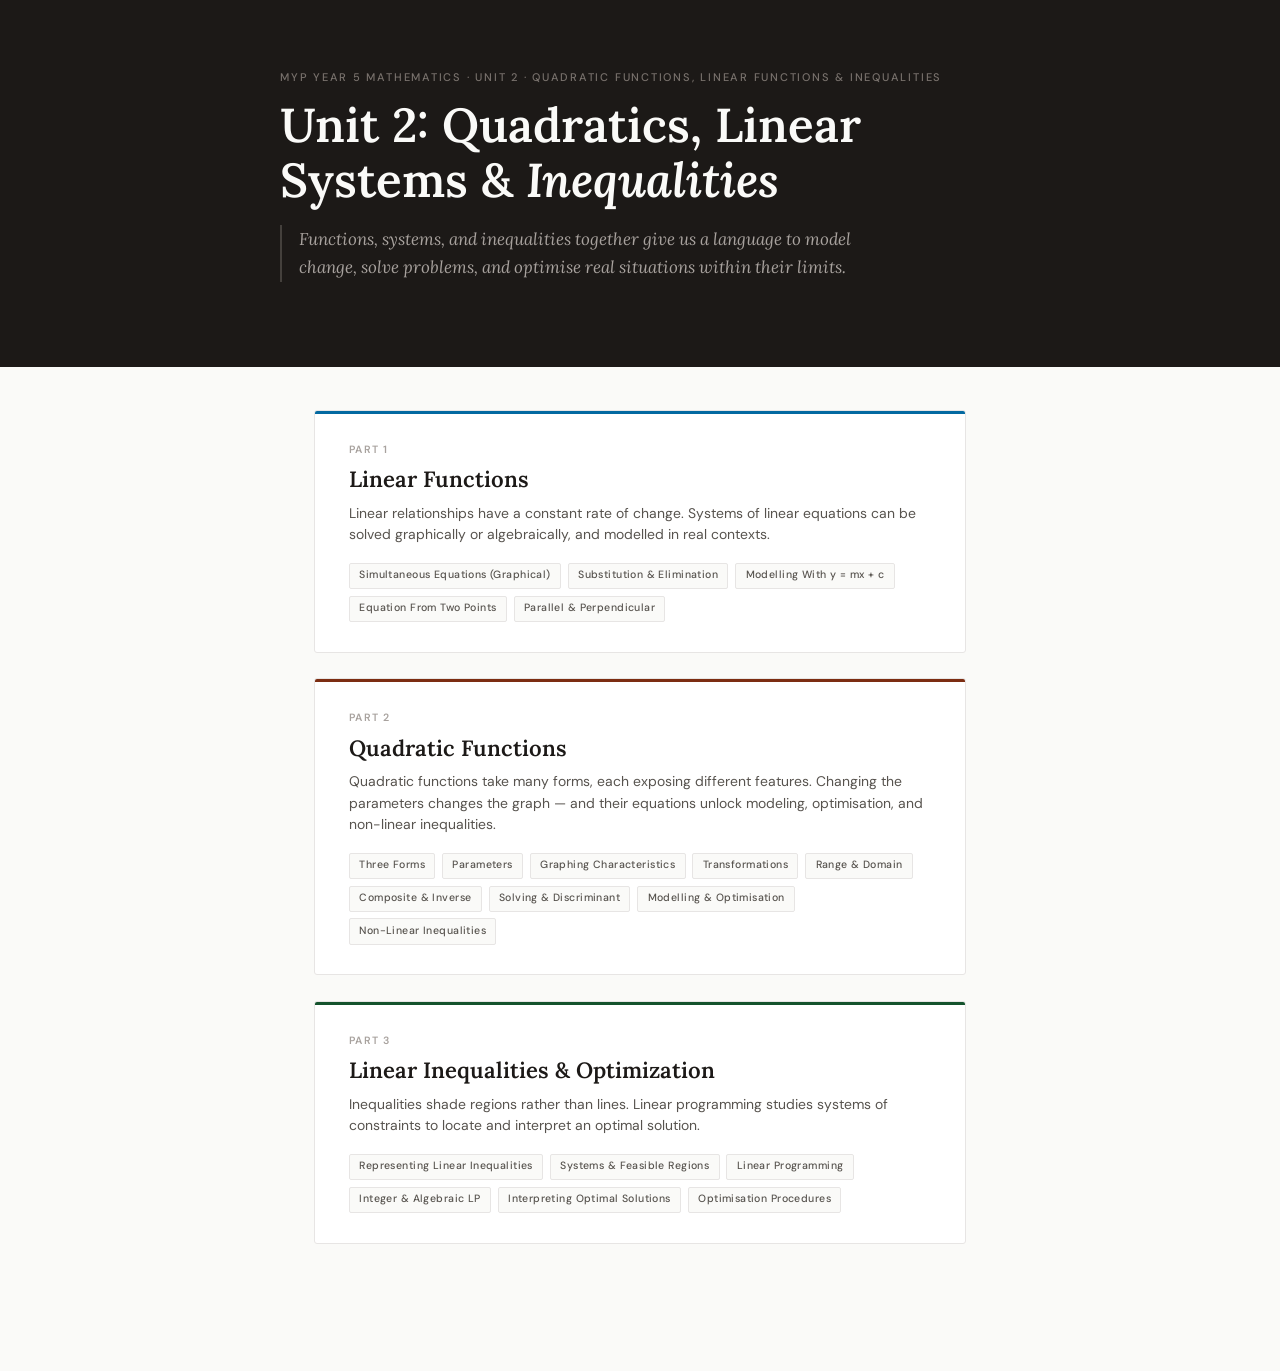
<file: index.html>
<!DOCTYPE html>
<html lang="en">

<head>
  <meta charset="UTF-8">
  <meta name="viewport" content="width=device-width, initial-scale=1.0">
  <title>Quadratic Functions, Linear Functions & Inequalities · MYP Year 5</title>
  <link rel="preconnect" href="https://fonts.googleapis.com">
  <link
    href="https://fonts.googleapis.com/css2?family=Lora:ital,wght@0,400;0,600;1,400&family=DM+Sans:opsz,wght@9..40,400;9..40,500;9..40,600&family=DM+Mono:wght@400;500&display=swap"
    rel="stylesheet">
<style>
/* inlined styles/style.css */
*,
*::before,
*::after {
  box-sizing: border-box;
  margin: 0;
  padding: 0;
}

:root {
  --ink: #1c1917;
  --mid: #57534e;
  --faint: #a8a29e;
  --page: #fafaf8;
  --rule: #e7e5e4;

  --def-stripe: #1e3a5f;
  --def-bg: #eff6ff;
  --def-lc: #1d4ed8;
  --def-tc: #1e3a5f;
  --thm-stripe: #14532d;
  --thm-bg: #f0fdf4;
  --thm-lc: #16a34a;
  --thm-tc: #14532d;
  --ex-stripe: #7c2d12;
  --ex-bg: #fff7ed;
  --ex-lc: #c2410c;
  --ex-tc: #7c2d12;
  --prf-stripe: #44403c;
  --prf-bg: #fafaf8;
  --prf-lc: #78716c;
  --prf-tc: #44403c;
  --note-stripe: #6d28d9;
  --note-bg: #f5f3ff;
  --note-lc: #7c3aed;
}

html { font-size: 17px; }
body {
  font-family: "Lora", Georgia, serif;
  background: var(--page);
  color: var(--ink);
  line-height: 1.8;
  -webkit-font-smoothing: antialiased;
}

.page {
  max-width: 1080px;
  margin: 0 auto;
  padding: 0 2rem 5rem;
}

.text-with-notes {
  display: grid;
  grid-template-columns: 1fr 220px;
  column-gap: 3rem;
  align-items: start;
}
.text-col { min-width: 0; max-width: 68ch; }
.note-col { min-width: 0; padding-top: 0.2rem; }

@media (max-width: 900px) {
  .text-with-notes {
    grid-template-columns: 1fr;
  }
  .note-col { padding-top: 0; }
}

.hero {
  background: #1c1917;
  padding: 3.5rem 2rem 3rem;
}
.hero-inner { max-width: 1080px; margin: 0 auto; }

.hero-eyebrow {
  font-family: "DM Sans", sans-serif;
  font-size: 0.65rem;
  font-weight: 500;
  letter-spacing: 0.16em;
  text-transform: uppercase;
  color: #78716c;
  margin-bottom: 0.6rem;
}
.hero-title {
  font-family: "Lora", serif;
  font-size: clamp(1.8rem, 4vw, 2.8rem);
  font-weight: 600;
  color: #fafaf8;
  line-height: 1.15;
  margin-bottom: 1rem;
}


.hero-soi {
  font-family: "Lora", serif;
  font-style: italic;
  font-size: 1rem;
  color: #a8a29e;
  max-width: 58ch;
  line-height: 1.7;
  border-left: 2px solid #44403c;
  padding-left: 1rem;
  margin-bottom: 1.5rem;
}

.chapter-nav {
  border-bottom: 1px solid var(--rule);
  background: white;
  position: sticky;
  top: 0;
  z-index: 10;
  padding: 0 2rem;
}
.chapter-nav-inner {
  max-width: 1080px;
  margin: 0 auto;
  display: flex;
  gap: 0;
  overflow-x: auto;
  scrollbar-width: none;
  align-items: center;
}
.chapter-nav-inner::-webkit-scrollbar { display: none; }
.nav-item {
  font-family: "DM Sans", sans-serif;
  font-size: 0.72rem;
  font-weight: 500;
  letter-spacing: 0.04em;
  color: var(--faint);
  white-space: nowrap;
  padding: 0.75rem 1rem;
  cursor: pointer;
  border-bottom: 2px solid transparent;
  text-decoration: none;
  transition: color 0.15s, border-color 0.15s;
}
.nav-item:hover { color: var(--ink); }
.nav-item.active {
  color: var(--ink);
  border-bottom-color: var(--ink);
}
.nav-divider {
  width: 1px;
  height: 1.2rem;
  background: var(--rule);
  margin: 0 0.25rem;
  flex-shrink: 0;
}

.section-marker {
  font-family: "DM Sans", sans-serif;
  font-size: 0.62rem;
  font-weight: 600;
  letter-spacing: 0.14em;
  text-transform: uppercase;
  color: var(--faint);
  margin: 3.5rem 0 0.2rem;
  display: flex;
  align-items: center;
  gap: 0.75rem;
}
.section-marker::after {
  content: "";
  flex: 1;
  height: 1px;
  background: var(--rule);
}
.section-title {
  font-family: "Lora", serif;
  font-size: 1.45rem;
  font-weight: 600;
  color: var(--ink);
  line-height: 1.3;
  margin-bottom: 1.25rem;
}

.prose p {
  margin-bottom: 1.1rem;
  font-size: 1rem;
  color: var(--ink);
}
.prose p:last-child { margin-bottom: 0; }
.gap-sm { margin-top: 0.6rem; }

math-box { display: block; margin: 1.75rem 0; }
.mb-wrap {
  display: flex;
  border-radius: 2px;
  overflow: hidden;
}
.mb-stripe { width: 3px; flex-shrink: 0; }
.mb-body-wrap {
  flex: 1;
  padding: 1rem 1.25rem 1.05rem 1.1rem;
}
.mb-label {
  font-family: "DM Sans", sans-serif;
  font-size: 0.58rem;
  font-weight: 600;
  letter-spacing: 0.14em;
  text-transform: uppercase;
  margin-bottom: 0.2rem;
}
.mb-title {
  font-family: "Lora", serif;
  font-weight: 600;
  font-size: 0.975rem;
  margin-bottom: 0.55rem;
  line-height: 1.35;
}
.mb-content {
  font-size: 0.9375rem;
  line-height: 1.75;
  color: var(--ink);
}
.mb-content p { margin: 0.45rem 0; }
.mb-content p:first-child { margin-top: 0; }
.mb-content p:last-child { margin-bottom: 0; }

.proof-btn {
  font-family: "DM Sans", sans-serif;
  font-size: 0.75rem;
  font-weight: 500;
  color: var(--prf-lc);
  background: none;
  border: none;
  cursor: pointer;
  display: inline-flex;
  align-items: center;
  gap: 0.4rem;
  padding: 0;
  margin-top: 0.3rem;
  letter-spacing: 0.02em;
}
.proof-btn:hover { color: var(--ink); }
.proof-btn .chevron {
  display: inline-block;
  transition: transform 0.2s;
  font-size: 0.65rem;
}
.proof-btn.open .chevron { transform: rotate(90deg); }
.proof-reveal {
  display: none;
  margin-top: 0.85rem;
  padding-top: 0.85rem;
  border-top: 1px solid var(--rule);
  font-size: 0.9rem;
  line-height: 1.75;
}
.proof-reveal.open { display: block; }
.proof-reveal p { margin: 0.4rem 0; }
.qed { text-align: right; margin-top: 0.5rem; font-size: 1rem; color: var(--mid); }

side-note { display: block; }
.sn-wrap {
  background: var(--note-bg);
  border-left: 3px solid var(--note-stripe);
  padding: 0.75rem 0.9rem;
  border-radius: 0 2px 2px 0;
  margin-bottom: 1.25rem;
}
.sn-label {
  font-family: "DM Sans", sans-serif;
  font-size: 0.58rem;
  font-weight: 600;
  letter-spacing: 0.12em;
  text-transform: uppercase;
  color: var(--note-lc);
  margin-bottom: 0.35rem;
}
.sn-text {
  font-family: "DM Sans", sans-serif;
  font-size: 0.8rem;
  line-height: 1.7;
  color: #3b0764;
}
.sn-text p { margin: 0.4rem 0; }
.sn-text p:first-child { margin-top: 0; }
.sn-text p:last-child { margin-bottom: 0; }

/* Compact right-hand note column.
   Opt in per page: <main class="page compact-notes"> */
.compact-notes .note-col { padding-top: 0.1rem; }
.compact-notes .sn-wrap { padding: 0.55rem 0.7rem; margin-bottom: 0.7rem; }
.compact-notes .sn-label { font-size: 0.55rem; letter-spacing: 0.1em; margin-bottom: 0.25rem; }
.compact-notes .sn-text { font-size: 0.76rem; line-height: 1.5; }
.compact-notes .sn-text p { margin: 0.3rem 0; }

.data-table {
  width: 100%;
  border-collapse: collapse;
  font-family: "DM Mono", monospace;
  font-size: 0.82rem;
  margin: 0.75rem 0 0.9rem;
}
.data-table th {
  background: var(--ex-stripe);
  color: white;
  padding: 0.45rem 0.75rem;
  text-align: center;
  font-family: "DM Sans", sans-serif;
  font-size: 0.7rem;
  font-weight: 600;
  letter-spacing: 0.06em;
}
.data-table td {
  padding: 0.35rem 0.75rem;
  text-align: center;
  border-bottom: 1px solid #fed7aa;
}
.data-table tr:nth-child(even) td { background: #fff7ed; }

.cmp-table {
  width: 100%;
  border-collapse: collapse;
  font-size: 0.875rem;
  margin: 0.6rem 0;
}
.cmp-table th {
  font-family: "DM Sans", sans-serif;
  font-size: 0.7rem;
  font-weight: 600;
  letter-spacing: 0.05em;
  text-align: left;
  padding: 0.4rem 0.75rem;
  border-bottom: 2px solid var(--thm-stripe);
  color: var(--thm-tc);
}
.cmp-table th:first-child { color: var(--mid); }
.cmp-table td {
  padding: 0.4rem 0.75rem;
  border-bottom: 1px solid #dcfce7;
  vertical-align: top;
}
.cmp-table td:not(:first-child) { text-align: center; }

.steps {
  list-style: decimal;
  padding-left: 1.4rem;
  margin: 0.6rem 0 0.4rem;
}
.steps li {
  margin: 0.4rem 0;
  font-size: 0.9rem;
  line-height: 1.7;
  padding-left: 0.25rem;
}

.ext-badge {
  display: inline-block;
  font-family: "DM Sans", sans-serif;
  font-size: 0.58rem;
  font-weight: 600;
  letter-spacing: 0.1em;
  text-transform: uppercase;
  color: #6d28d9;
  border: 1px solid #c4b5fd;
  border-radius: 2px;
  padding: 0.1rem 0.45rem;
  margin-left: 0.5rem;
  vertical-align: middle;
}
</style>
  <style>
    .index-hero { background: #1c1917; padding: 4rem 2rem 3.5rem; }
    .index-hero-inner { max-width: 720px; margin: 0 auto; }

    .part-list {
      max-width: 720px; margin: 2.5rem auto; padding: 0 2rem 5rem;
      display: flex; flex-direction: column; gap: 1.5rem;
    }
    .part-card {
      display: block; text-decoration: none; border: 1px solid var(--rule);
      border-radius: 3px; padding: 1.75rem 2rem 1.75rem;
      background: white; position: relative; overflow: hidden;
      transition: box-shadow 0.15s, transform 0.15s;
    }
    .part-card::before {
      content: ''; position: absolute; top: 0; left: 0; right: 0; height: 3px;
      background: var(--accent);
    }
    .part-card:hover {
      box-shadow: 0 4px 20px rgba(0,0,0,0.08); transform: translateY(-2px);
    }
    .part-number {
      font-family: 'DM Sans', sans-serif; font-size: 0.62rem; font-weight: 600;
      letter-spacing: 0.12em; text-transform: uppercase; color: var(--faint);
      margin-bottom: 0.35rem;
    }
    .part-title {
      font-family: 'Lora', serif; font-size: 1.3rem; font-weight: 600;
      color: var(--ink); line-height: 1.3; margin-bottom: 0.5rem;
    }
    .part-soi {
      font-family: 'DM Sans', sans-serif; font-size: 0.82rem; color: var(--mid);
      line-height: 1.55; margin-bottom: 1rem;
    }
    .part-topics {
      display: flex; flex-wrap: wrap; gap: 0.4rem;
    }
    .part-topic {
      font-family: 'DM Sans', sans-serif; font-size: 0.62rem; font-weight: 500;
      letter-spacing: 0.04em; color: var(--mid); background: var(--page);
      border: 1px solid var(--rule); border-radius: 2px; padding: 0.15rem 0.55rem;
    }
  </style>
</head>

<body>
  <header class="index-hero">
    <div class="index-hero-inner">
      <p class="hero-eyebrow">MYP Year 5 Mathematics · Unit 2 · Quadratic Functions, Linear Functions &amp; Inequalities</p>
      <h1 class="hero-title">Unit 2: Quadratics, Linear Systems &amp; <em>Inequalities</em></h1>
      <p class="hero-soi">Functions, systems, and inequalities together give us a language to model change, solve problems, and optimise real situations within their limits.</p>
    </div>
  </header>

  <main class="part-list">

    <a class="part-card" href="01-linear-functions.html" style="--accent: #0369a1">
      <p class="part-number">Part 1</p>
      <h2 class="part-title">Linear Functions</h2>
      <p class="part-soi">Linear relationships have a constant rate of change. Systems of linear equations can be solved graphically or algebraically, and modelled in real contexts.</p>
      <div class="part-topics">
        <span class="part-topic">Simultaneous Equations (Graphical)</span>
        <span class="part-topic">Substitution &amp; Elimination</span>
        <span class="part-topic">Modelling With y = mx + c</span>
        <span class="part-topic">Equation From Two Points</span>
        <span class="part-topic">Parallel &amp; Perpendicular</span>
      </div>
    </a>

    <a class="part-card" href="02-quadratic-functions.html" style="--accent: #7c2d12">
      <p class="part-number">Part 2</p>
      <h2 class="part-title">Quadratic Functions</h2>
      <p class="part-soi">Quadratic functions take many forms, each exposing different features. Changing the parameters changes the graph — and their equations unlock modeling, optimisation, and non-linear inequalities.</p>
      <div class="part-topics">
        <span class="part-topic">Three Forms</span>
        <span class="part-topic">Parameters</span>
        <span class="part-topic">Graphing Characteristics</span>
        <span class="part-topic">Transformations</span>
        <span class="part-topic">Range &amp; Domain</span>
        <span class="part-topic">Composite &amp; Inverse</span>
        <span class="part-topic">Solving &amp; Discriminant</span>
        <span class="part-topic">Modelling &amp; Optimisation</span>
        <span class="part-topic">Non-Linear Inequalities</span>
      </div>
    </a>

    <a class="part-card" href="03-inequalities-optimization.html" style="--accent: #14532d">
      <p class="part-number">Part 3</p>
      <h2 class="part-title">Linear Inequalities &amp; Optimization</h2>
      <p class="part-soi">Inequalities shade regions rather than lines. Linear programming studies systems of constraints to locate and interpret an optimal solution.</p>
      <div class="part-topics">
        <span class="part-topic">Representing Linear Inequalities</span>
        <span class="part-topic">Systems &amp; Feasible Regions</span>
        <span class="part-topic">Linear Programming</span>
        <span class="part-topic">Integer &amp; Algebraic LP</span>
        <span class="part-topic">Interpreting Optimal Solutions</span>
        <span class="part-topic">Optimisation Procedures</span>
      </div>
    </a>

  </main>
</body>

</html>
</file>
